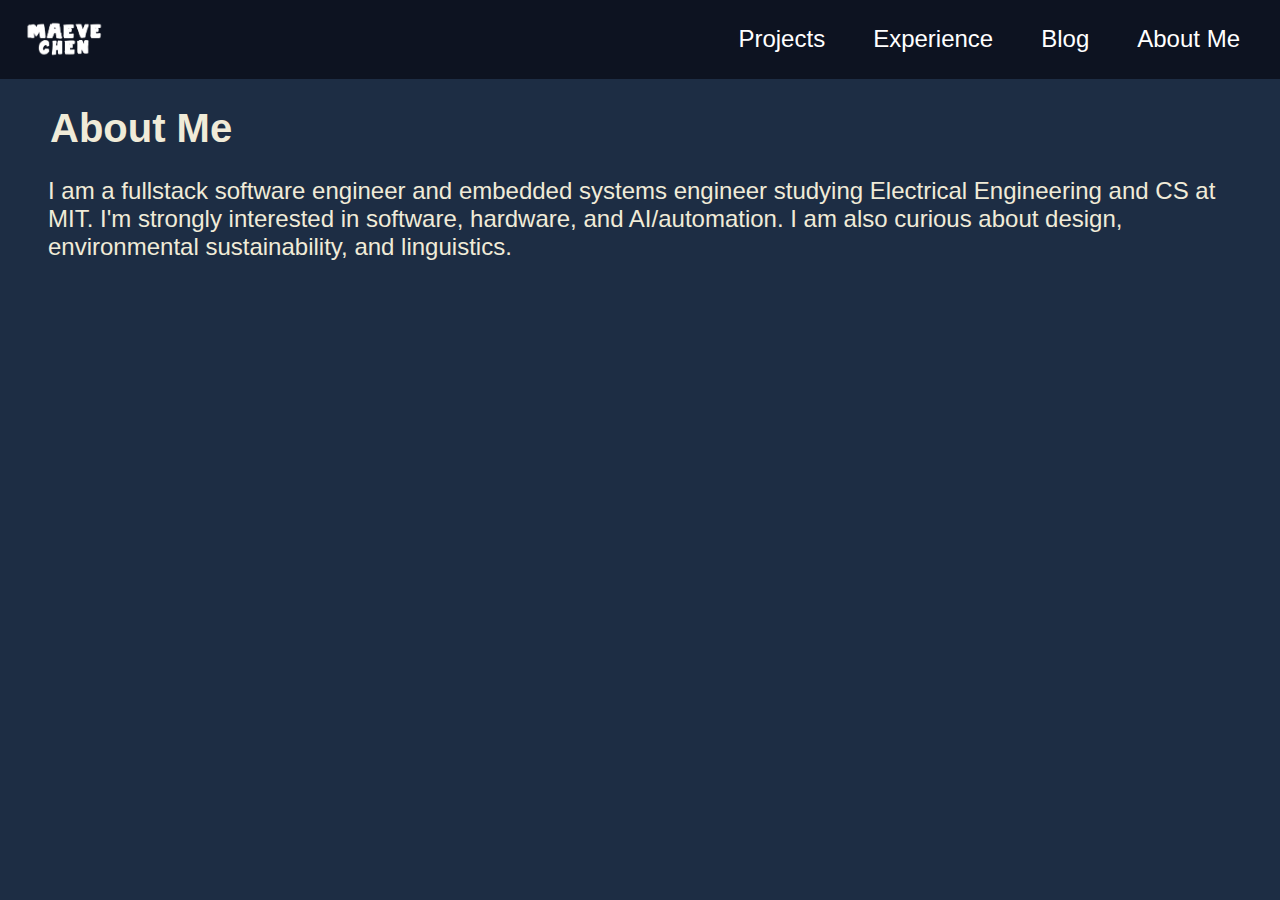
<file: about.html>
<!DOCTYPE html>
<html lang="en">
<head>
    <meta charset="UTF-8">
    <meta name="viewport" content="width=device-width, initial-scale=1.0">
    <title>About | Maeve Chen</title>
    <link rel="stylesheet" href="css/style.css">
</head>
<body>
    <section class="header">
        <div class="container" style="color:blue">
            <a class="logo" href="index.html"><img src="images/logo.png" alt="MaeveChen"></a>

            <nav>
                <ul class="page-nav">
                    <li><a href="projects.html">Projects</a></li>
                    <li><a href="experience.html">Experience</a></li>
                    <li><a href="blog.html">Blog</a></li>
                    <li><a href="about.html">About Me</Menu></a></li>
                </ul>
            </nav>
        </div>
    </section>
    <div class="about">
        <h1>About Me</h1>
        <div class="content">
            <div class="intro">
                I am a fullstack software engineer and embedded systems engineer studying Electrical Engineering and CS at MIT. I'm
                strongly
                interested in software, hardware, and AI/automation. I am also curious about design, environmental sustainability,
                and
                linguistics.

            </div>
            <div class="passion">

            </div>
            <div class="interests">

            </div>
            <div class="identity">
                <!-- My relationship with identity is a crucial piece of me that has been present since my teenage years. I came out as
                        trans during quarantine, and the journey of coming to terms with my own identity as well as dealing with the backlash of family
                        members has been one of great adversity. Coming from a traditional Chinese background and a low-income family, I
                        found
                        it hard to connect with the experiences of other trans people. This conflict with identity, not only regarding
                        gender
                        but race and socioeconomic status, was not without support. Living in NYC, society is overall very progressive and
                        inclusive, and by surrounding myself with like-minded peers at school, I was able to build a support network. Even
                        though my struggles with identity are an ongoing battle, I'm slowly starting to figure out who I am and
                        understanding my
                        place in the world. -->
            </div>
        </div>
    </div>
</body>
</html>
</file>
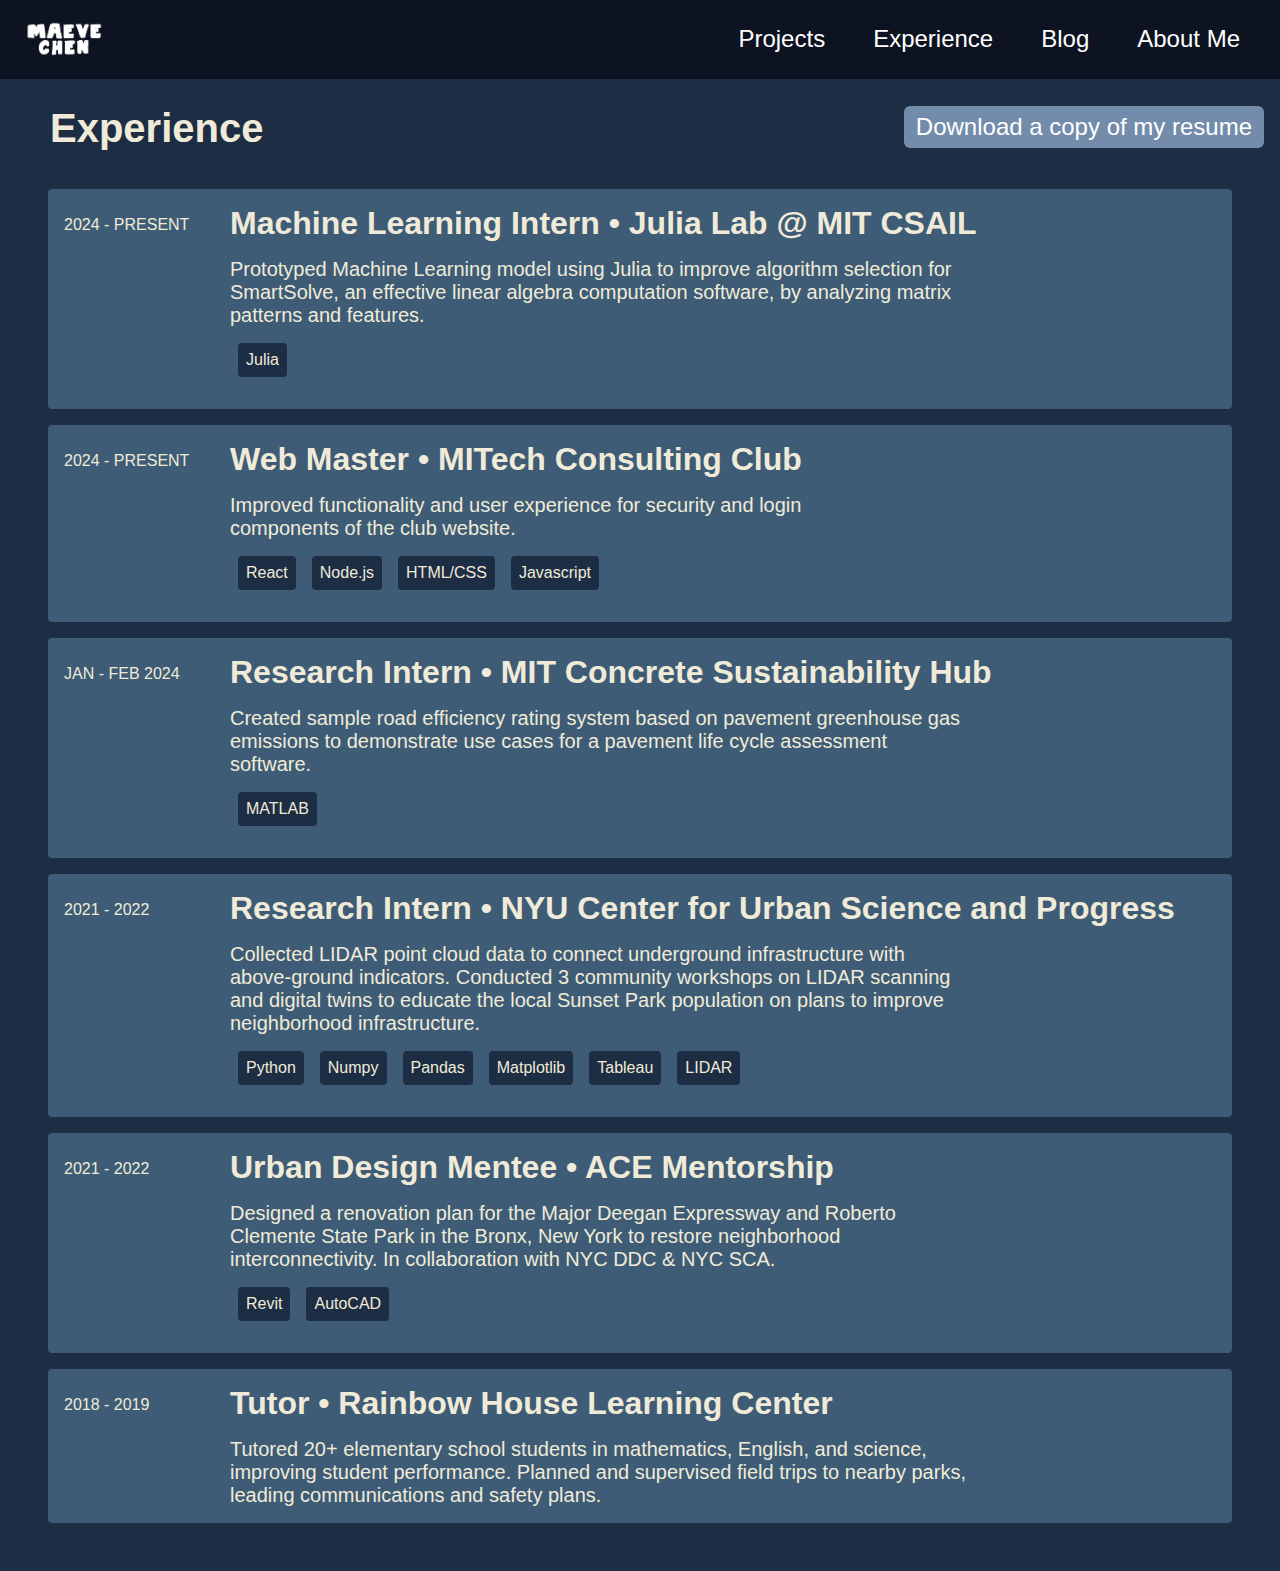
<file: experience.html>
<!DOCTYPE html>
<html lang="en">

<head>
    <meta charset="UTF-8">
    <meta name="viewport" content="width=device-width, initial-scale=1.0">
    <title>Resume | Maeve Chen</title>
    <link rel="stylesheet" href="css/style.css">
</head>

<body>
    <section class="header">
        <div class="container" style="color:blue">
            <a class="logo" href="index.html"><img src="images/logo.png" alt="MaeveChen"></a>

            <nav>
                <ul class="page-nav">
                    <li><a href="projects.html">Projects</a></li>
                    <li><a href="experience.html">Experience</a></li>
                    <li><a href="blog.html">Blog</a></li>
                    <li><a href="about.html">About Me</Menu></a></li>
                </ul>
            </nav>
        </div>
    </section>
    <div class="experience">
        <h1>Experience</h1>
        <div class="resume-cta">
            <a href="images/Maeve_Chen_Resume.pdf">Download a copy of my resume</a>
        </div>
        <div class="entries">
            <ul>
                <li>
                    <div class="timeframe">
                        2024 - PRESENT
                    </div>
                    <div class="content">
                        <div class="title">
                            Machine Learning Intern • Julia Lab @ MIT CSAIL
                        </div>
                        <div class="description">
                            Prototyped Machine Learning model using Julia to improve algorithm selection for SmartSolve, an effective linear algebra
                            computation software, by analyzing matrix patterns and features.
                        </div>
                        <div class="techstack">
                            <ul>
                                <li>Julia</li>
                            </ul>
                        </div>
                    </div>
                </li>
                <li>
                    <div class="timeframe">
                        2024 - PRESENT
                    </div>
                    <div class="content">
                        <div class="title">
                            Web Master • MITech Consulting Club
                        </div>
                        <div class="description">
                            Improved functionality and user experience for security and login components of the club website.
                        </div>
                        <div class="techstack">
                            <ul>
                                <li>React</li>
                                <li>Node.js</li>
                                <li>HTML/CSS</li>
                                <li>Javascript</li>
                            </ul>
                        </div>
                    </div>
                </li>
                <li>
                    <div class="timeframe">
                        JAN - FEB 2024
                    </div>
                    <div class="content">
                        <div class="title">
                            Research Intern • MIT Concrete Sustainability Hub
                        </div>
                        <div class="description">
                            Created sample road efficiency rating system based on pavement greenhouse gas emissions to demonstrate use cases for a
                            pavement life cycle assessment software.
                        </div>
                        <div class="techstack">
                            <ul>
                                <li>MATLAB</li>
                            </ul>
                        </div>
                    </div>
                </li>
                <li>
                    <div class="timeframe">
                        2021 - 2022
                    </div>
                    <div class="content">
                        <div class="title">
                            Research Intern • NYU Center for Urban Science and Progress
                        </div>
                        <div class="description">
                            Collected LIDAR point cloud data to connect underground infrastructure with above-ground indicators.
                            Conducted 3 community workshops on LIDAR scanning and digital twins to educate the local Sunset Park population on plans
                            to improve neighborhood infrastructure.
                        </div>
                        <div class="techstack">
                            <ul>
                                <li>Python</li>
                                <li>Numpy</li>
                                <li>Pandas</li>
                                <li>Matplotlib</li>
                                <li>Tableau</li>
                                <li>LIDAR</li>
                            </ul>
                        </div>
                    </div>
                </li>
                <li>
                    <div class="timeframe">
                        2021 - 2022
                    </div>
                    <div class="content">
                        <div class="title">
                            Urban Design Mentee • ACE Mentorship
                        </div>
                        <div class="description">
                                    Designed a renovation plan for the Major Deegan Expressway and Roberto Clemente State Park in the Bronx, New York to
                                    restore neighborhood interconnectivity. In collaboration with NYC DDC & NYC SCA.
                        </div>
                        <div class="techstack">
                            <ul>
                                <li>Revit</li>
                                <li>AutoCAD</li>
                            </ul>
                        </div>
                    </div>
                </li>
                <li>
                    <div class="timeframe">
                        2018 - 2019
                    </div>
                    <div class="content">
                        <div class="title">
                            Tutor • Rainbow House Learning Center
                        </div>
                        <div class="description">
                            Tutored 20+ elementary school students in mathematics, English, and science, improving student performance.
                            Planned and supervised field trips to nearby parks, leading communications and safety plans.
                        </div>
                    </div>
                </li>
            </ul>
        </div>
    </div>
</body>

</html>
</file>
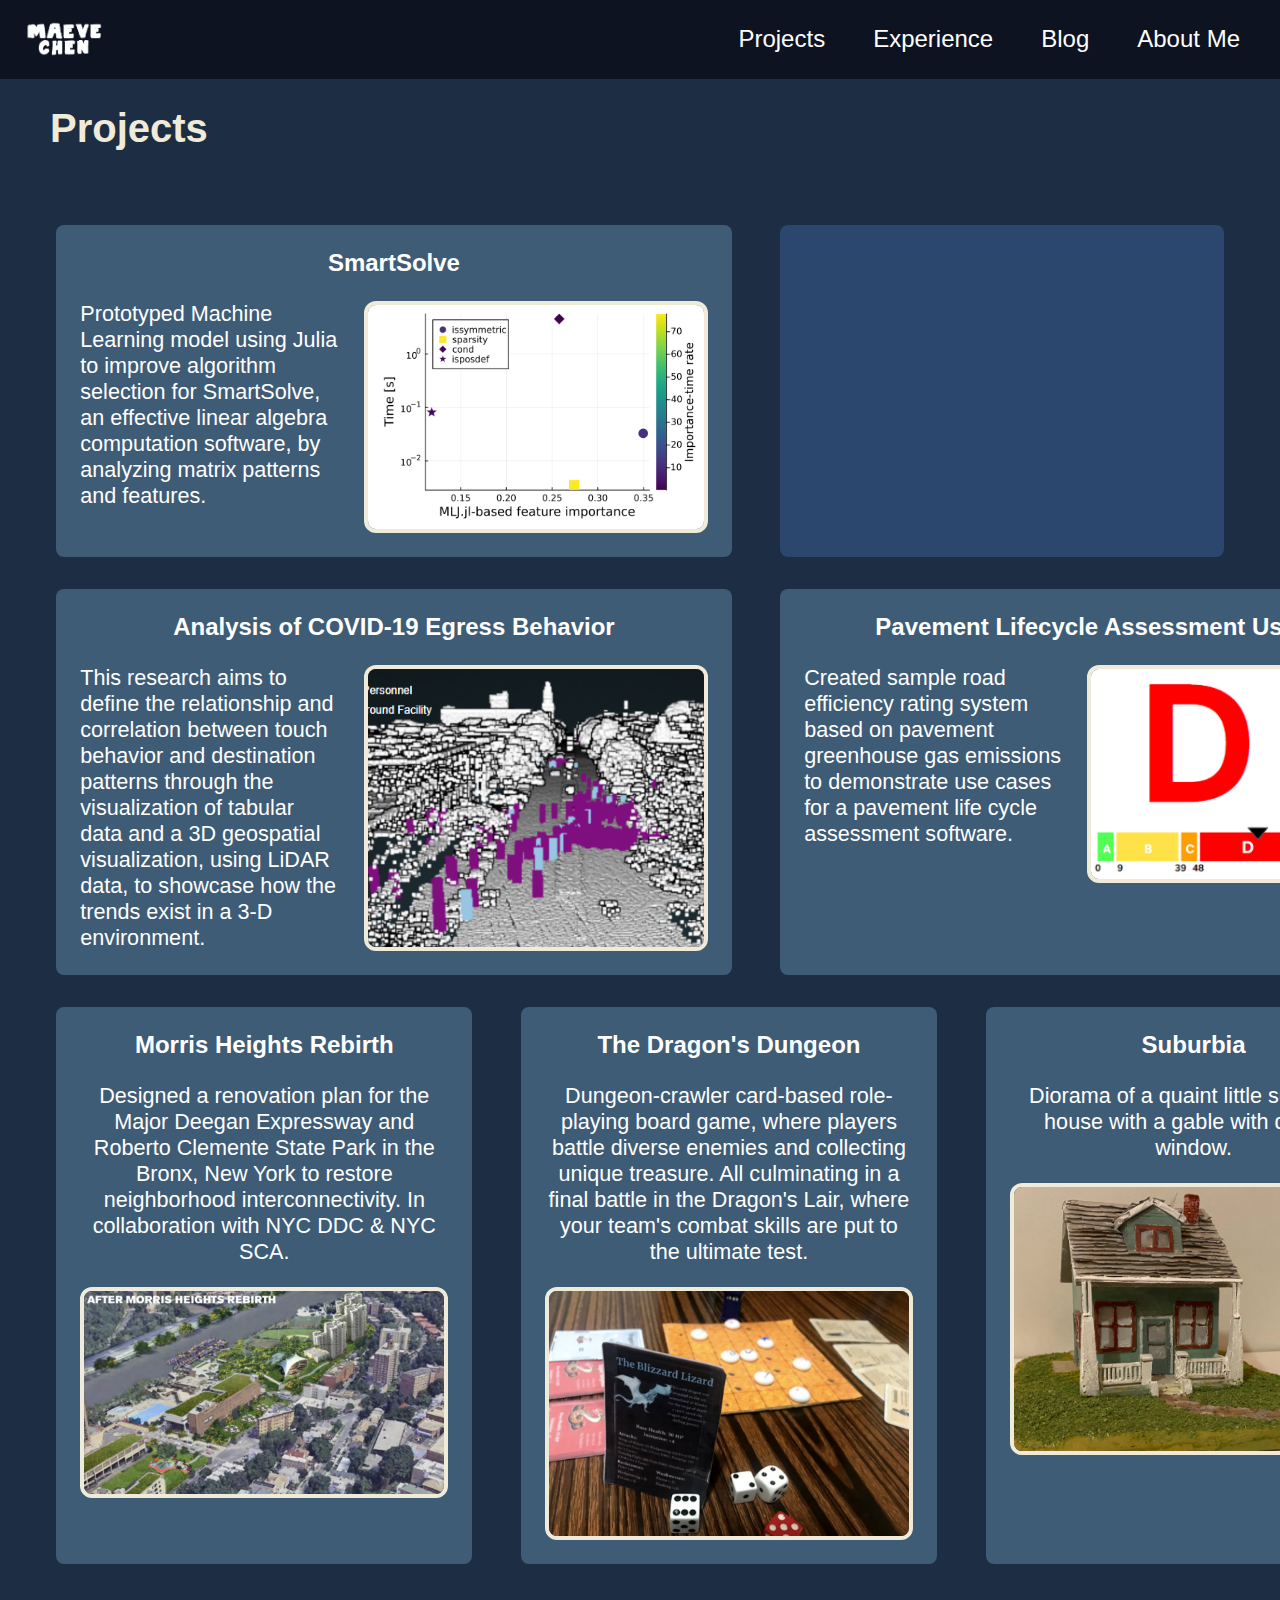
<file: projects.html>
<!DOCTYPE html>
<html lang="en">

<head>
    <meta charset="UTF-8">
    <meta name="viewport" content="width=device-width, initial-scale=1.0">
    <title>Projects | Maeve Chen</title>
    <link rel="stylesheet" href="css/style.css">
</head>

<body>
    <section class="header">
        <div class="container" style="color:blue">
            <a class="logo" href="index.html"><img src="images/logo.png" alt="MaeveChen"></a>

            <nav>
                <ul class="page-nav">
                    <li><a href="projects.html">Projects</a></li>
                    <li><a href="experience.html">Experience</a></li>
                    <li><a href="blog.html">Blog</a></li>
                    <li><a href="about.html">About Me</Menu></a></li>
                </ul>
            </nav>
        </div>
    </section>
    <div class="projects">
        <h1>Projects</h1>
        <div class="container">
            <!-- <div class="electrical">
                                    <ul>
                                        <li>
                                            <a href="">Arduino project</a>
                                            <img src="images/835595249954324486.png" alt="PHOTO">
                                        </li>
                                        <li>
                                            <a href="">Arduino project</a>
                                            <img src="images/835595249954324486.png" alt="PHOTO">
                                        </li>
                                    </ul>
                                </div> -->
            <div class="software">
                <ul>
                    <li>
                        <a href="">
                            <div class="title">
                                SmartSolve
                            </div>
                            <div class="long">
                                <div class="description">
                                    Prototyped Machine Learning model using Julia to improve algorithm selection for SmartSolve,
                                    an effective linear algebra
                                    computation software, by analyzing matrix patterns and features.
                                </div>
                                <img src="images/smartsolve.png" alt="PHOTO">
                            </div>
                        </a>
                    </li>

                    <li style="background-color: rgb(43, 71, 110);">
                        <a href="">
                            <!-- Reb portfolio
                                                <img src="images/835595249954324486.png" alt="PHOTO"> -->
                        </a>
                    </li>
                </ul>
            </div>

            <div class="civil">
                <ul>
                    <li>
                        <a href="">
                            <div class="title">
                                Analysis of COVID-19 Egress Behavior
                            </div>
                            <div class="long">
                                <div class="description">
                                    This research aims to define the relationship and correlation between touch behavior and
                                    destination patterns through
                                    the visualization of tabular data and a 3D geospatial visualization, using LiDAR data, to
                                    showcase how the trends exist
                                    in a 3-D environment.

                                </div>
                                <img src="images/nyuarise.png" alt="PHOTO">
                            </div>
                        </a>
                    </li>
                    <li>
                        <a href="">
                            <div class="title">
                                Pavement Lifecycle Assessment Use Case
                            </div>
                            <div class="long">
                                <div class="description">
                                    Created sample road efficiency rating system based on pavement greenhouse gas emissions to
                                    demonstrate use cases for a
                                    pavement life cycle assessment software.
                                </div>
                                <img src="images/lca.png" alt="PHOTO">
                            </div>
                        </a>
                    </li>
                </ul>
            </div>

            <div class="art">
                <ul>
                    <li>
                        <a href="">
                            <div class="title">
                                Morris Heights Rebirth
                            </div>
                            <div class="short">
                                <div class="description">
                                    Designed a renovation plan for the Major Deegan Expressway and Roberto Clemente State Park
                                    in the Bronx, New York to
                                    restore neighborhood interconnectivity. In collaboration with NYC DDC & NYC SCA.
                                </div>
                                <div class="image">
                                    <img src="images/ace.png" alt="PHOTO">
                                </div>
                            </div>
                        </a>
                    </li>
                    <li>
                        <a href="">
                            <div class="title">
                                The Dragon's Dungeon
                            </div>
                            <div class="short">
                                <div class="description">
                                    Dungeon-crawler card-based role-playing board game, where players battle diverse enemies and
                                    collecting unique treasure. All culminating in
                                    a final battle in the Dragon's Lair, where your team's combat skills are put to the ultimate
                                    test.
                                </div>
                                <div class="image">
                                    <img src="images/dragon1.png" alt="PHOTO">
                                </div>
                            </div>
                        </a>
                    </li>
                    <li>
                        <a href="">
                            <div class="title">
                                Suburbia
                            </div>
                            <div class="short">
                                <div class="description">
                                    Diorama of a quaint little suburban house with a gable with dormer window.
                                </div>
                                <div class="image">
                                    <img src="images/suburbia.png" alt="PHOTO">
                                </div>
                            </div>
                        </a>
                    </li>
                </ul>
            </div>
        </div>
    </div>
</body>

</html>
</file>
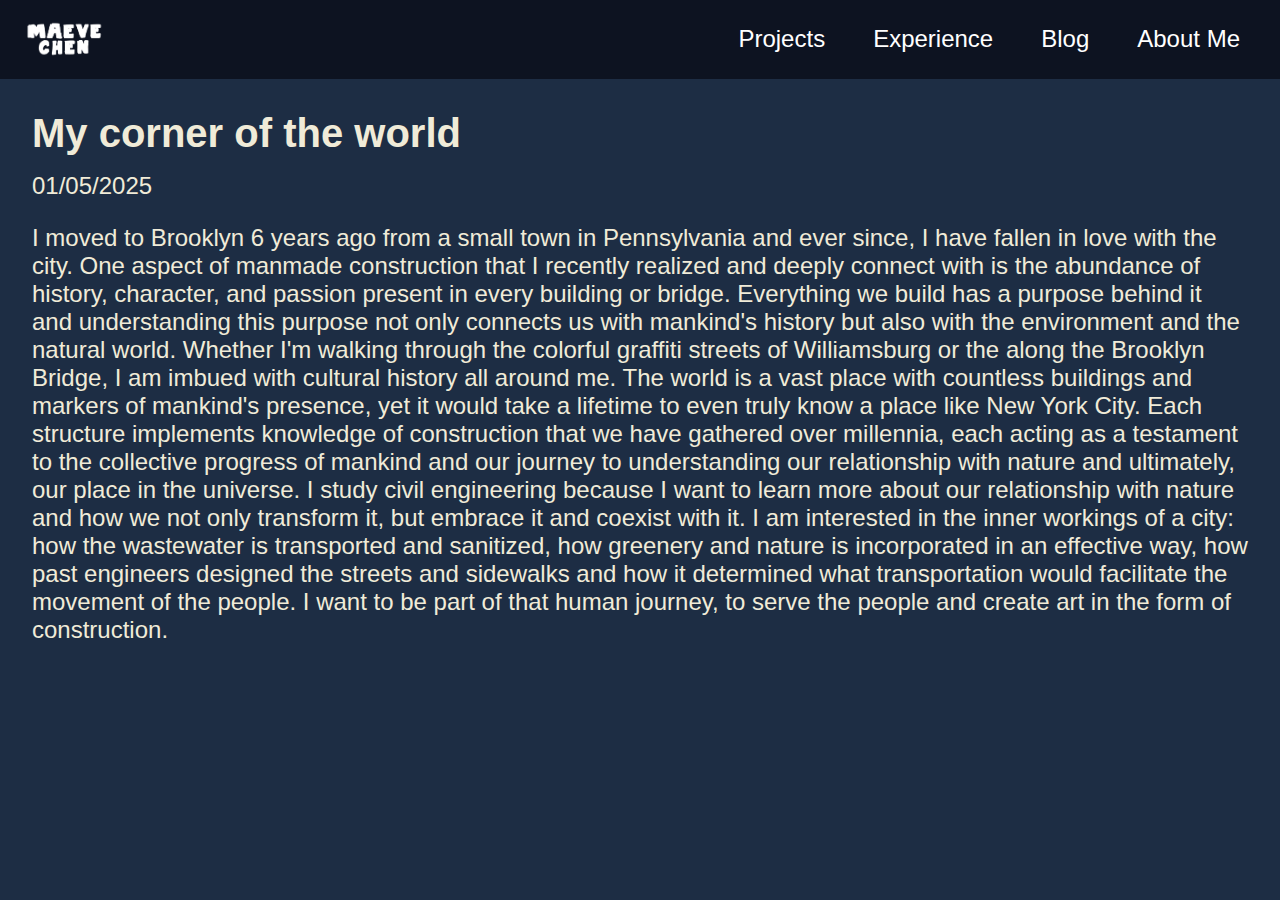
<file: blog-posts/blog-post-1.html>
<!DOCTYPE html>
<html lang="en">
<head>
    <meta charset="UTF-8">
    <meta name="viewport" content="width=device-width, initial-scale=1.0">
    <title>Blog | Maeve Chen</title>
    <link rel="stylesheet" href="blog.css">
</head>
<body>
    <section class="header">
        <div class="container" style="color:blue">
            <a class="logo" href="../index.html"><img src="../images/logo.png" alt="MaeveChen"></a>

            <nav>
                <ul class="page-nav">
                    <li><a href="../projects.html">Projects</a></li>
                    <li><a href="../experience.html">Experience</a></li>
                    <li><a href="../blog.html">Blog</a></li>
                    <li><a href="../about.html">About Me</Menu></a></li>
                </ul>
            </nav>
        </div>
    </section>
    <div class="meat">
        <div class="title">
            <h1>My corner of the world</h1>
        </div>
        <div class="date">
            01/05/2025
        </div>
        <div class="content">
            I moved to Brooklyn 6 years ago from a small town in Pennsylvania and ever since, I have fallen in love with the
            city.
            One aspect of manmade construction that I recently realized and deeply connect with is the abundance of history,
            character, and passion present in every building or bridge. Everything we build has a purpose behind it and
            understanding this purpose not only connects us with mankind's history but also with the environment and the natural
            world. Whether I'm walking through the colorful graffiti streets of Williamsburg or the along the Brooklyn Bridge, I
            am
            imbued with cultural history all around me. The world is a vast place with countless buildings and markers of
            mankind's
            presence, yet it would take a lifetime to even truly know a place like New York City. Each structure implements
            knowledge of construction that we have gathered over millennia, each acting as a testament to the collective
            progress of
            mankind and our journey to understanding our relationship with nature and ultimately, our place in the universe.
            I study civil engineering because I want to learn more about our relationship with nature and how we not only
            transform
            it, but embrace it and coexist with it. I am interested in the inner workings of a city: how the wastewater is
            transported and sanitized, how greenery and nature is incorporated in an effective way, how past engineers designed
            the
            streets and sidewalks and how it determined what transportation would facilitate the movement of the people. I want
            to
            be part of that human journey, to serve the people and create art in the form of construction.
        </div>
    </div>
</body>
</html>
</file>
<file: css/style.css>
:root {
    --rich-black: #0d1321ff;
    --prussian-blue: #1d2d44ff;
    --paynes-gray: #3e5c76ff;
    --silver-lake-blue: #748cabff;
    --eggshell: #f0ebd8ff;
}

@font-face {
    font-family: 'Hawthorne Vintage';
    src: url('Hawthorne Vintage.otf');
}
body {
    background: var(--prussian-blue);
    margin: 0;
    padding: 0;
    font-family:'Georgia', 'Lucida Sans Unicode', 'Lucida Grande', 'Lucida Sans', Arial, sans-serif;
    color: var(--eggshell);
    width: 100%;
}

a {
    color: white;
    text-decoration: none;
    padding: .3em .5em;
    border-radius: .25em;
}

ul {
    list-style-type: none;
    margin: 0;
    padding: 0;
}

h1 {
    font-size: 2.5em;
    color: var(--eggshell);
    text-align: left;
    padding-left: 1em;
}

section {
    padding: 2em 1em;
}

.header {
    background:var(--rich-black);
    padding: 1em;
    width: 100%;

    .container {
            display: flex;
            place-content: space-between;
            align-items: center;

            .logo {
                display: flex;
                img {
                    width: 5em;
                }
            }

            nav {
                .page-nav {
                        display: flex;
                        margin-right: 2em;
                        li {
                            font-size: 1.5em;
                            padding: 0 .5em;
                        }
                    }
            }
        }
}

.meat {
    margin: 0;
    padding: 0;

    .hero-section {
        padding: 1em 1em 2em 1em;
        .container {
            display: flex;
            .left-col {
                font-size: 1.5em;
                a {
                    background-color: var(--silver-lake-blue);
                }
                h1 {
                    margin: .75em 0;
                    text-align: center;
                    padding: 0;
                }
            }
            .right-col {
                padding: 1.5em;
                .hero-img {
                    display: block;
                    width: 20em;
                    border-radius: .25em;
                }
            }
        }
    }

    .projects-section {
        background: var(--silver-lake-blue);
        border-radius:1em;

        h1 {
                padding: 0 0 1em 0;
            }

        ul {
            margin: auto;
            display: flex;
            padding: .5em 0;
            li {
                background: var(--prussian-blue);
                text-align: center;
                height: auto;
                width: 80%;
                margin: 1em 2% 1em 2%;
                display: block;
                border-radius: .5em;

                a {
                    display: block;
                    font-size: 1.5em;
                    font-weight: bold;

                    padding: 1em;

                    img {
                            display: block;
                            text-align: center;
                            max-height: 12em;
                            max-width: 15em;
                            overflow: auto;
                            object-fit: cover;
                            border-radius: .5em;
                            border: 4px solid var(--eggshell);
                    }

                    .long {
                        margin: 1em 0 0 0;
                        display: flex;

                        .description {
                            width: 12em;
                            font-size: .9em;
                            text-align: left;
                            font-weight: normal;
                        }

                        img {
                            margin: 0 0 0 1em;
                            width: 14em;
                        }
                    }

                    .short {
                        margin: 1em 0 0 0;

                        .description {
                            width: 100%;
                            font-size: .9em;
                            text-align: center;
                            font-weight: normal;
                            padding-bottom: 1em;
                        }

                        .image {

                            img {
                                margin: auto;
                            }
                        }
                    }
                }
            }
        }

        .project-cta {
            padding-top: 2em;
            font-size: 1.5em;
            a {
                background: var(--prussian-blue);
            }
        }
    }

    .blog-section {
            h1 {
                margin: 0 0 1em 0;
            }

            ul {
                margin: 0;
                display: block;

                li {
                    background: var(--silver-lake-blue);
                    text-align: left;
                    padding: 1em 1em;
                    width: auto;
                    margin: 2% 0 2% 0;
                    display: block;
                    border-radius: .25em;

                    a {
                        margin-top: -1em;
                        display: block;
                        font-size: 1.5em;
                    }

                    img {
                        display: block;
                        margin: auto;
                        width: 80%;
                    }
                }
            }

            .blog-cta {
                padding-top: 1em;
                font-size: 1.5em;

                a {
                    background: var(--silver-lake-blue);
                }
            }
        }
}

@media (max-width: 760px) {
    .meat {
        .hero-section {
            .container {
                display: block;
                img {
                    margin: auto;
                    display: block;
                }
            }
        }
    }
}

.footer {
    text-align: center;
    background-color: var(--rich-black);
    display: inline-flex;
    width: 100%;
    margin: auto;
    padding: 1.5em 0;

    .container {
        display: inline-flex;
        place-content: space-evenly;
        align-items: center;
        width: 100%;
        padding: 0 4em;
        .page-nav {
            display: flex;
            text-align: center;
            font-weight: bold;

            li {
                font-size: 1.2em;
                padding: 0 .25em;
            }
        }
            .contact-footer {
                display: inline-flex;

                .contact-nav {
                    li {
                        display: inline-block;

                        img {
                            width: 2.5em;
                        }
                    }
                }
            }

        .footnote {
            padding: 0 1em;
        }
    }
}

.projects {
    h1 {
            padding-left: 1.25em;
        }

    .container {
        padding: 2em;
        ul {
                margin: auto;
                display: flex;

                li {
                    background: var(--paynes-gray);
                    text-align: center;
                    height: auto;
                    width: 80%;
                    margin: 1em 2% 1em 2%;
                    display: block;
                    border-radius: .5em;

                    a {
                        display: block;
                        font-size: 1.5em;
                        font-weight: bold;

                        padding: 1em;

                        img {
                            display: block;
                            text-align: center;
                            max-height: 12em;
                            max-width: 15em;
                            overflow: auto;
                            object-fit: cover;
                            border-radius: .5em;
                            border: 4px solid var(--eggshell);
                        }

                        .long {
                            margin: 1em 0 0 0;
                            display: flex;

                            .description {
                                width: 12em;
                                font-size: .9em;
                                text-align: left;
                                font-weight: normal;
                            }

                            img {
                                margin: 0 0 0 1em;
                                width: 14em;
                            }
                        }

                        .short {
                            margin: 1em 0 0 0;

                            .description {
                                width: 100%;
                                font-size: .9em;
                                text-align: center;
                                font-weight: normal;
                                padding-bottom: 1em;
                            }

                            .image {

                                img {
                                    margin: auto;
                                }
                            }
                        }
                    }
                }
            }
    }
}

.experience {
    h1 {
        padding-left: 1.25em;
    }
    .resume-cta {
        text-align: right;
        margin:-4em 1em 0 0;
        position: sticky;
        top: 1em;

        a {
            background-color: var(--silver-lake-blue);
            font-size: 1.5em;
        }

        a:hover {
            text-decoration: underline;
        }
    }

    .entries {
        padding: 2em;

        ul {
            li {
                display: flex;
                padding: 1em;
                margin: 1em;
                background-color: var(--paynes-gray);
                border-radius: .25em;

                .timeframe {
                    padding-right: 1em;
                    min-width: 150px;
                    margin-top: .65em;
                }

                .content {
                    .title {
                        font-size: 2em;
                        font-weight: bold;
                        padding-bottom: .5em;
                    }

                    .description {
                        max-width: 75%;
                        font-size: 1.25em;
                    }

                    .techstack {
                        ul {
                            display: flex;

                            li {
                                padding: .5em;
                                margin: 1em .5em;
                                background-color: var(--prussian-blue);
                            }
                        }
                    }
                }
            }
        }
    }
}

.blogs {
    h1 {
        padding-left: 1.25em;
    }

    ul {
        margin: 2.5em;
        display: block;

        li {
            text-align: left;
            width: auto;
            margin: 2% 0 2% 0;
            display: block;
            border-radius: .25em;

            a {
                margin-top: -1em;
                display: block;
                font-size: 1.5em;
            }

            a:hover {
                background-color: #1d2d4fff;
                font-size: 1.6em;
            }

            img {
                display: block;
                margin: auto;
                width: 80%;
            }
        }
    }
}

.about {
    h1 {
        padding-left: 1.25em;
        /* font-size: 1.5em; */
    }

    .content {
        font-size: 1.5em;
        padding: 0 2em;
    }
}

/* The navigation menu links */
.sidenav a {
    padding: 6px 8px 6px 8px;
    text-decoration: none;
    font-size: 25px;
    color: #818181;
    display: block;
}

/* When you mouse over the navigation links, change their color */
.sidenav a:hover {
    color: #f1f1f1;
}

/* Style page content */
/* .main {
    margin-left: 160px;
    /* Same as the width of the sidebar */
    /* padding: 0px 10px;
} */

/* On smaller screens, where height is less than 450px, change the style of the sidebar (less padding and a smaller font size) */
@media screen and (max-height: 450px) {
    .sidenav {
        padding-top: 15px;
    }

    .sidenav a {
        font-size: 18px;
    }
}

@media screen and (max-height: 450px) {
    .sidenav {
        padding-top: 15px;
    }

    .sidenav a {
        font-size: 18px;
    }
}

nav.menu-btn {
    display: block;
}
</file>
<file: blog-posts/blog.css>
:root {
    --rich-black: #0d1321ff;
    --prussian-blue: #1d2d44ff;
    --paynes-gray: #3e5c76ff;
    --silver-lake-blue: #748cabff;
    --eggshell: #f0ebd8ff;
}

@font-face {
    font-family: 'Hawthorne Vintage';
    src: url('Hawthorne Vintage.otf');
}

body {
    background: var(--prussian-blue);
    margin: 0;
    padding: 0;
    font-family: 'Georgia', 'Lucida Sans Unicode', 'Lucida Grande', 'Lucida Sans', Arial, sans-serif;
    color: var(--eggshell);
    width: 100%;
}

a {
    color: white;
    text-decoration: none;
    padding: .3em .5em;
    border-radius: .25em;
}

ul {
    list-style-type: none;
    margin: 0;
    padding: 0;
}

h1 {
    font-size: 2.5em;
    color: var(--eggshell);
    margin: 0em;
}

section {
    padding: 1em 1em;
}

.header {
    background: var(--rich-black);
    padding: 1em;
    width: 100%;

    .container {
        display: flex;
        place-content: space-between;
        align-items: center;

        .logo {
            display: flex;

            img {
                width: 5em;
            }
        }

        nav {
            .page-nav {
                display: flex;
                margin-right: 2em;

                li {
                    font-size: 1.5em;
                    padding: 0 .5em;
                }
            }
        }
    }
}

.meat {
    /* padding-left: 2em; */
    padding: 2em;

    .title {
        padding-bottom: 1em;

    }
    .date {
        font-size: 1.5em;
        padding-bottom: 1em;
    }

    .content {
        font-size: 1.5em;
    }
}
</file>
